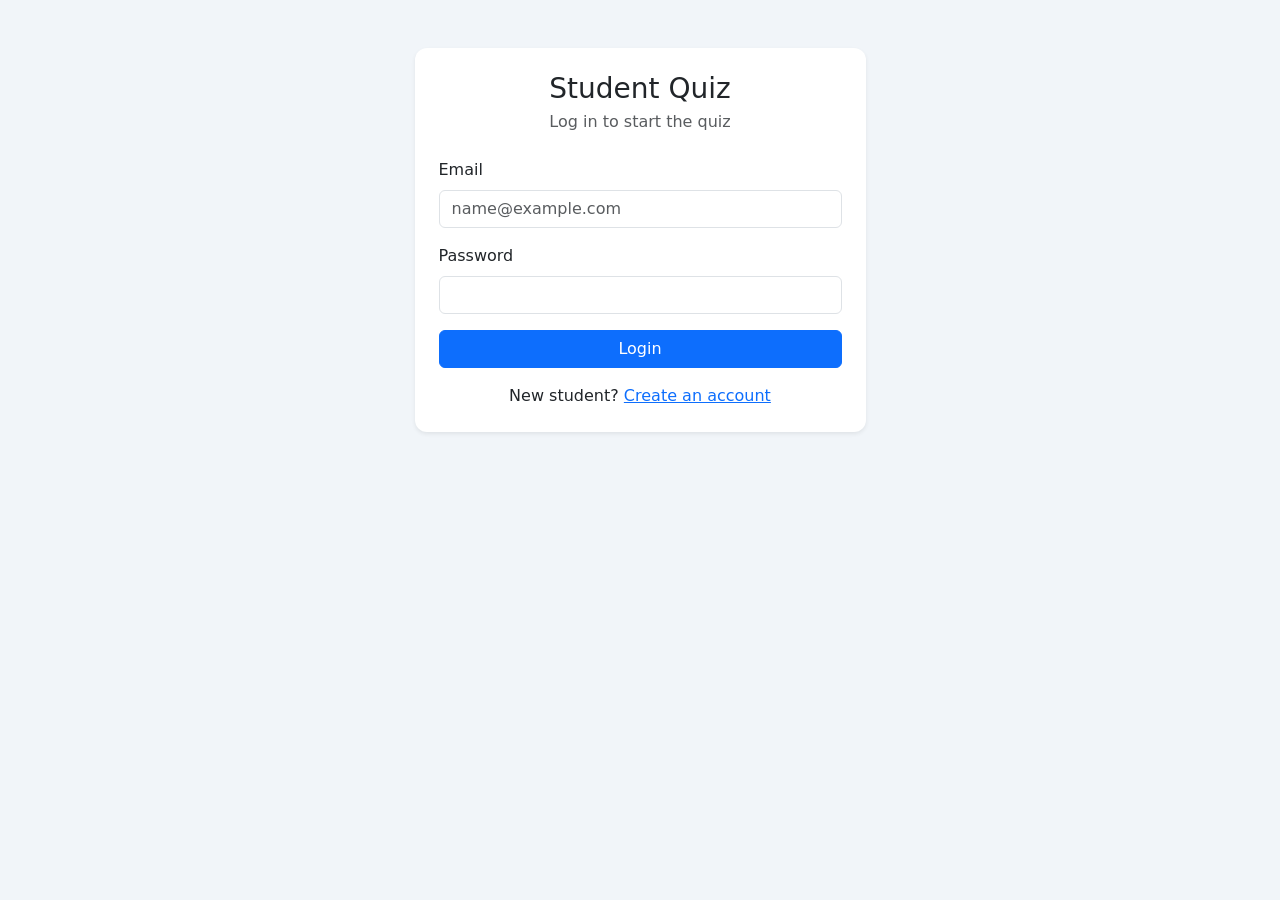
<file: index.html>
<!DOCTYPE html>
<html lang="en">
<head>
  <meta charset="UTF-8">
  <meta name="viewport" content="width=device-width, initial-scale=1">
  <title>Login | Student Quiz</title>
  <link href="https://cdn.jsdelivr.net/npm/bootstrap@5.3.3/dist/css/bootstrap.min.css" rel="stylesheet">
  <link href="css/style.css" rel="stylesheet">
</head>
<body>
  <main class="container py-5">
    <div class="row justify-content-center">
      <div class="col-12 col-md-8 col-lg-5">
        <div class="card shadow-sm">
          <div class="card-body p-4">
            <h1 class="h3 text-center mb-1">Student Quiz</h1>
            <p class="text-center text-muted mb-4">Log in to start the quiz</p>

            <div id="message" class="alert d-none" role="alert"></div>

            <form id="loginForm" novalidate>
              <div class="mb-3">
                <label for="email" class="form-label">Email</label>
                <input type="email" id="email" class="form-control" placeholder="name@example.com" autocomplete="email">
              </div>
              <div class="mb-3">
                <label for="password" class="form-label">Password</label>
                <input type="password" id="password" class="form-control" autocomplete="current-password">
              </div>
              <button type="submit" class="btn btn-primary w-100">Login</button>
            </form>

            <p class="text-center mt-3 mb-0">
              New student? <a href="register.html">Create an account</a>
            </p>
          </div>
        </div>
      </div>
    </div>
  </main>

  <script src="js/auth.js"></script>
</body>
</html>
</file>
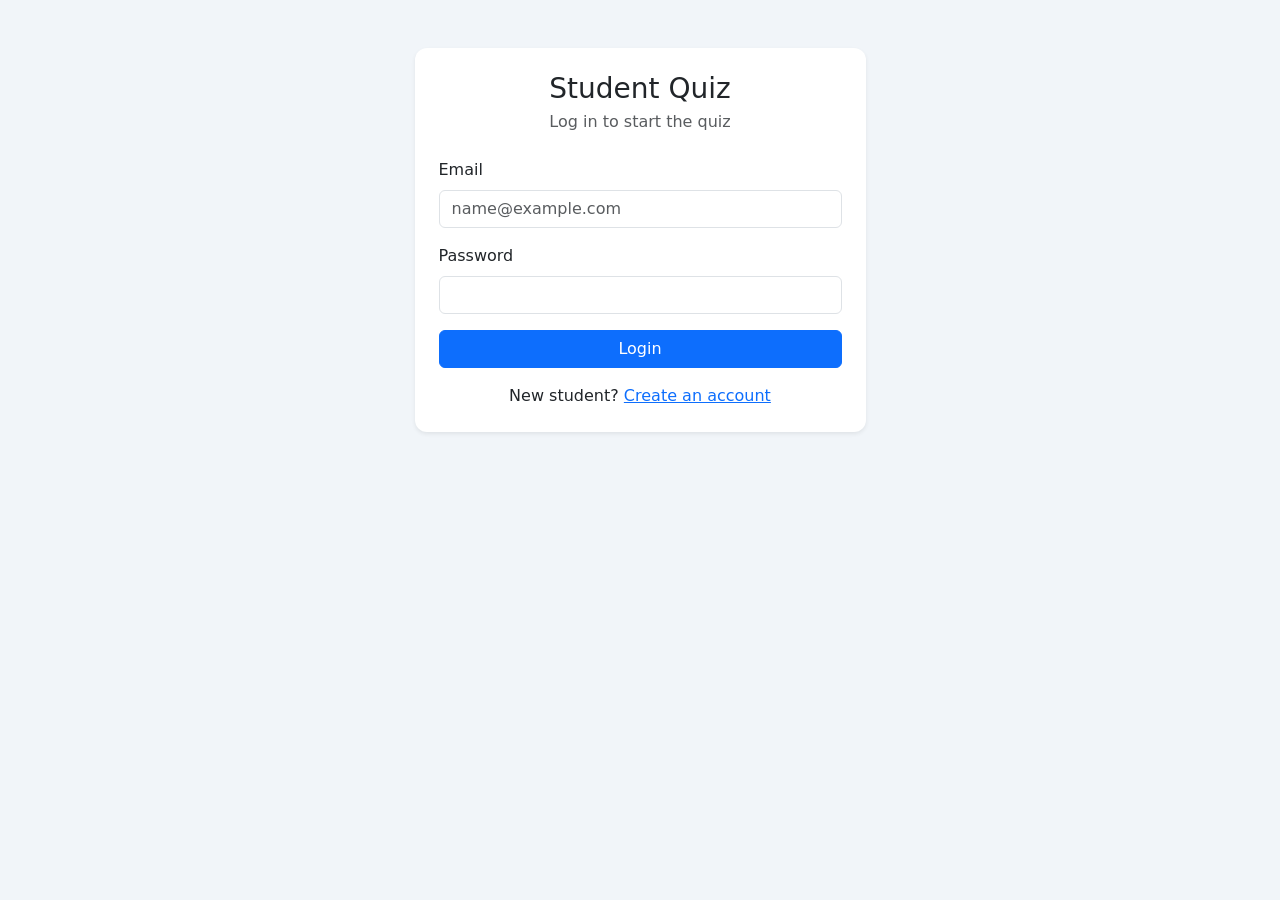
<file: quiz.html>
<!DOCTYPE html>
<html lang="en">
<head>
  <meta charset="UTF-8">
  <meta name="viewport" content="width=device-width, initial-scale=1">
  <title>Quiz | Student Quiz</title>
  <link href="https://cdn.jsdelivr.net/npm/bootstrap@5.3.3/dist/css/bootstrap.min.css" rel="stylesheet">
  <link href="css/style.css" rel="stylesheet">
</head>
<body>
  <nav class="navbar bg-white border-bottom">
    <div class="container">
      <span class="navbar-brand mb-0 h1">Student Quiz</span>
      <div class="d-flex align-items-center gap-3">
        <span class="text-muted">Student: <strong id="studentName"></strong></span>
        <button id="logoutBtn" class="btn btn-outline-secondary btn-sm">Logout</button>
      </div>
    </div>
  </nav>

  <main class="container py-4">
    <div class="row justify-content-center">
      <div class="col-12 col-lg-8">

        <div id="loading" class="text-center py-5">
          <div class="spinner-border text-primary" role="status"></div>
          <p class="mt-3 text-muted">Loading questions...</p>
        </div>

        <div id="loadError" class="alert alert-danger d-none" role="alert"></div>

        <div id="quizBox" class="card shadow-sm d-none">
          <div class="card-body p-4">
            <div class="d-flex justify-content-between mb-2">
              <span id="questionNumber" class="fw-semibold"></span>
              <span id="progressText" class="text-muted"></span>
            </div>
            <div class="progress mb-4" role="progressbar" aria-label="Quiz progress">
              <div id="progressBar" class="progress-bar" style="width: 0%"></div>
            </div>

            <h2 id="questionText" class="h5 mb-3"></h2>
            <div id="choices" class="list-group mb-3"></div>

            <div id="message" class="alert alert-warning d-none" role="alert"></div>

            <div class="text-end">
              <button id="nextBtn" class="btn btn-primary px-4">Next</button>
            </div>
          </div>
        </div>

      </div>
    </div>
  </main>

  <script src="js/auth.js"></script>
  <script src="js/quiz.js"></script>
</body>
</html>
</file>
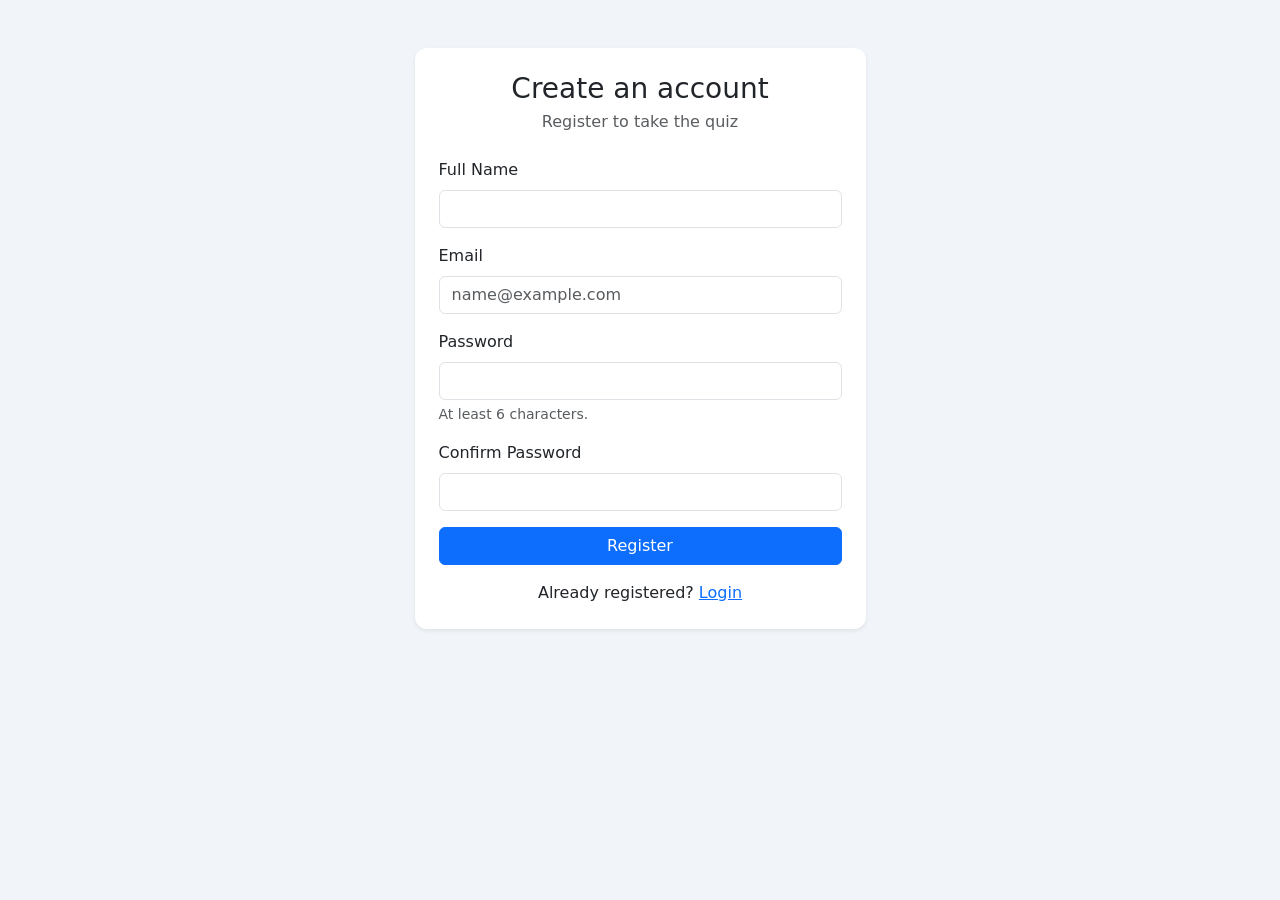
<file: register.html>
<!DOCTYPE html>
<html lang="en">
<head>
  <meta charset="UTF-8">
  <meta name="viewport" content="width=device-width, initial-scale=1">
  <title>Register | Student Quiz</title>
  <link href="https://cdn.jsdelivr.net/npm/bootstrap@5.3.3/dist/css/bootstrap.min.css" rel="stylesheet">
  <link href="css/style.css" rel="stylesheet">
</head>
<body>
  <main class="container py-5">
    <div class="row justify-content-center">
      <div class="col-12 col-md-8 col-lg-5">
        <div class="card shadow-sm">
          <div class="card-body p-4">
            <h1 class="h3 text-center mb-1">Create an account</h1>
            <p class="text-center text-muted mb-4">Register to take the quiz</p>

            <div id="message" class="alert d-none" role="alert"></div>

            <form id="registerForm" novalidate>
              <div class="mb-3">
                <label for="fullName" class="form-label">Full Name</label>
                <input type="text" id="fullName" class="form-control" autocomplete="name">
              </div>
              <div class="mb-3">
                <label for="email" class="form-label">Email</label>
                <input type="email" id="email" class="form-control" placeholder="name@example.com" autocomplete="email">
              </div>
              <div class="mb-3">
                <label for="password" class="form-label">Password</label>
                <input type="password" id="password" class="form-control" autocomplete="new-password">
                <div class="form-text">At least 6 characters.</div>
              </div>
              <div class="mb-3">
                <label for="confirmPassword" class="form-label">Confirm Password</label>
                <input type="password" id="confirmPassword" class="form-control" autocomplete="new-password">
              </div>
              <button type="submit" class="btn btn-primary w-100">Register</button>
            </form>

            <p class="text-center mt-3 mb-0">
              Already registered? <a href="index.html">Login</a>
            </p>
          </div>
        </div>
      </div>
    </div>
  </main>

  <script src="js/auth.js"></script>
</body>
</html>
</file>
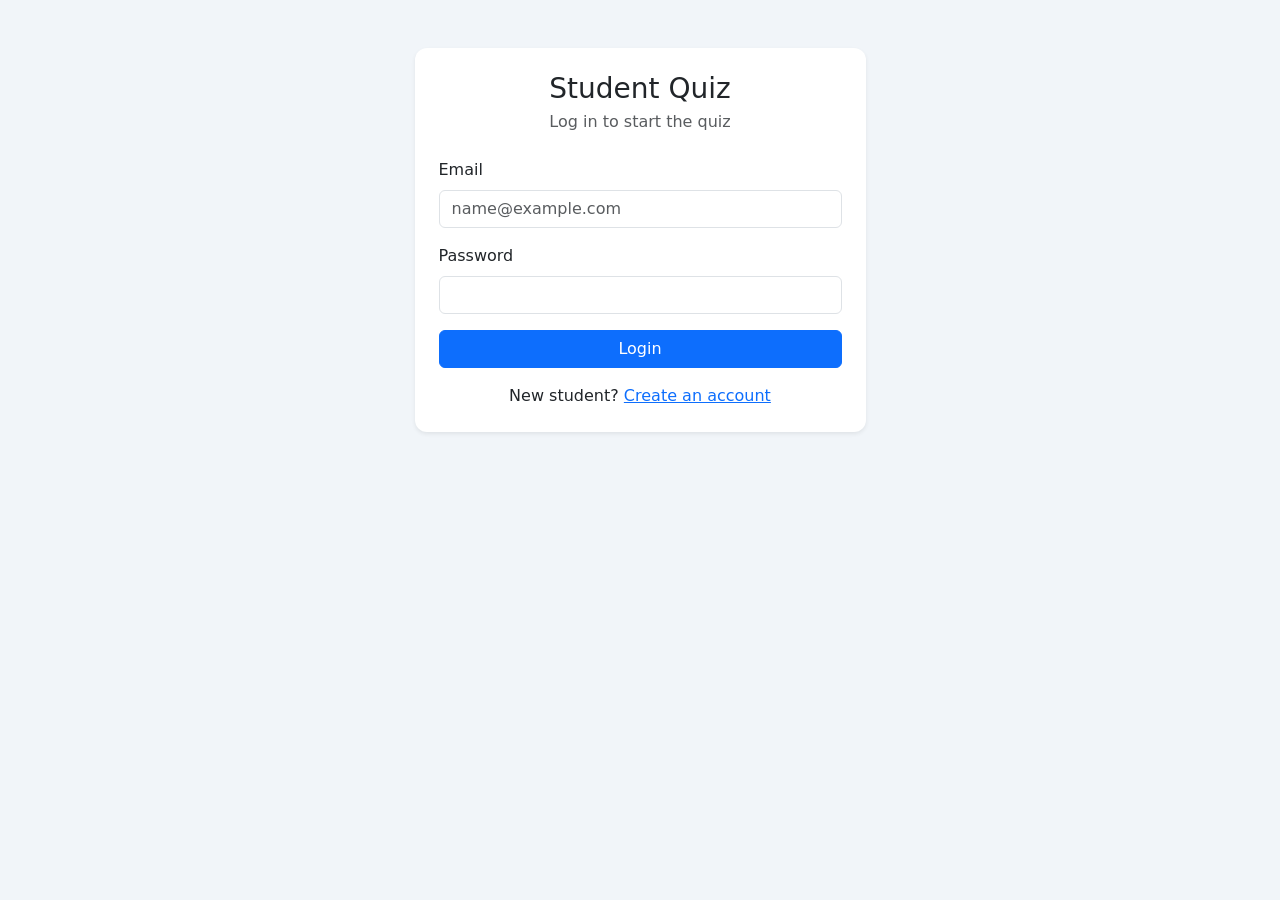
<file: result.html>
<!DOCTYPE html>
<html lang="en">
<head>
  <meta charset="UTF-8">
  <meta name="viewport" content="width=device-width, initial-scale=1">
  <title>Result | Student Quiz</title>
  <link href="https://cdn.jsdelivr.net/npm/bootstrap@5.3.3/dist/css/bootstrap.min.css" rel="stylesheet">
  <link href="css/style.css" rel="stylesheet">
</head>
<body>
  <main class="container py-5">
    <div class="row justify-content-center">
      <div class="col-12 col-md-10 col-lg-7">
        <div class="card shadow-sm">
          <div class="card-body p-4 text-center">
            <h1 class="h3 mb-1">Quiz result</h1>
            <p class="text-muted mb-4">Student: <strong id="studentName"></strong></p>

            <div class="row g-3 mb-4">
              <div class="col-12 col-sm-4">
                <div class="stat-box">
                  <div class="stat-value" id="score"></div>
                  <div class="text-muted">Score</div>
                </div>
              </div>
              <div class="col-12 col-sm-4">
                <div class="stat-box">
                  <div class="stat-value" id="total"></div>
                  <div class="text-muted">Questions</div>
                </div>
              </div>
              <div class="col-12 col-sm-4">
                <div class="stat-box">
                  <div class="stat-value" id="percentage"></div>
                  <div class="text-muted">Percentage</div>
                </div>
              </div>
            </div>

            <div id="status" class="alert" role="alert"></div>

            <div class="d-grid gap-2 d-sm-flex justify-content-sm-center mt-4">
              <button id="tryAgainBtn" class="btn btn-primary px-4">Try Again</button>
              <button id="logoutBtn" class="btn btn-outline-secondary px-4">Logout</button>
            </div>
          </div>
        </div>
      </div>
    </div>
  </main>

  <script src="js/auth.js"></script>
  <script src="js/result.js"></script>
</body>
</html>
</file>
<file: css/style.css>
/* Custom styles: only what Bootstrap does not already provide */

body {
  background-color: #f1f5f9;
  min-height: 100vh;
}

.card {
  border: 0;
  border-radius: 12px;
}

/* Answer choices */
.choice-item {
  cursor: pointer;
  transition: background-color 0.15s ease, border-color 0.15s ease;
}

.choice-item:hover {
  background-color: #e8f0fe;
}

.choice-item.selected {
  background-color: #dbe7ff;
  border-color: #0d6efd;
}

/* Result page */
.stat-box {
  background-color: #f8fafc;
  border: 1px solid #e2e8f0;
  border-radius: 10px;
  padding: 1rem;
}

.stat-value {
  font-size: 2rem;
  font-weight: 700;
}

/* Progress bar a little thicker */
.progress {
  height: 10px;
}
</file>
